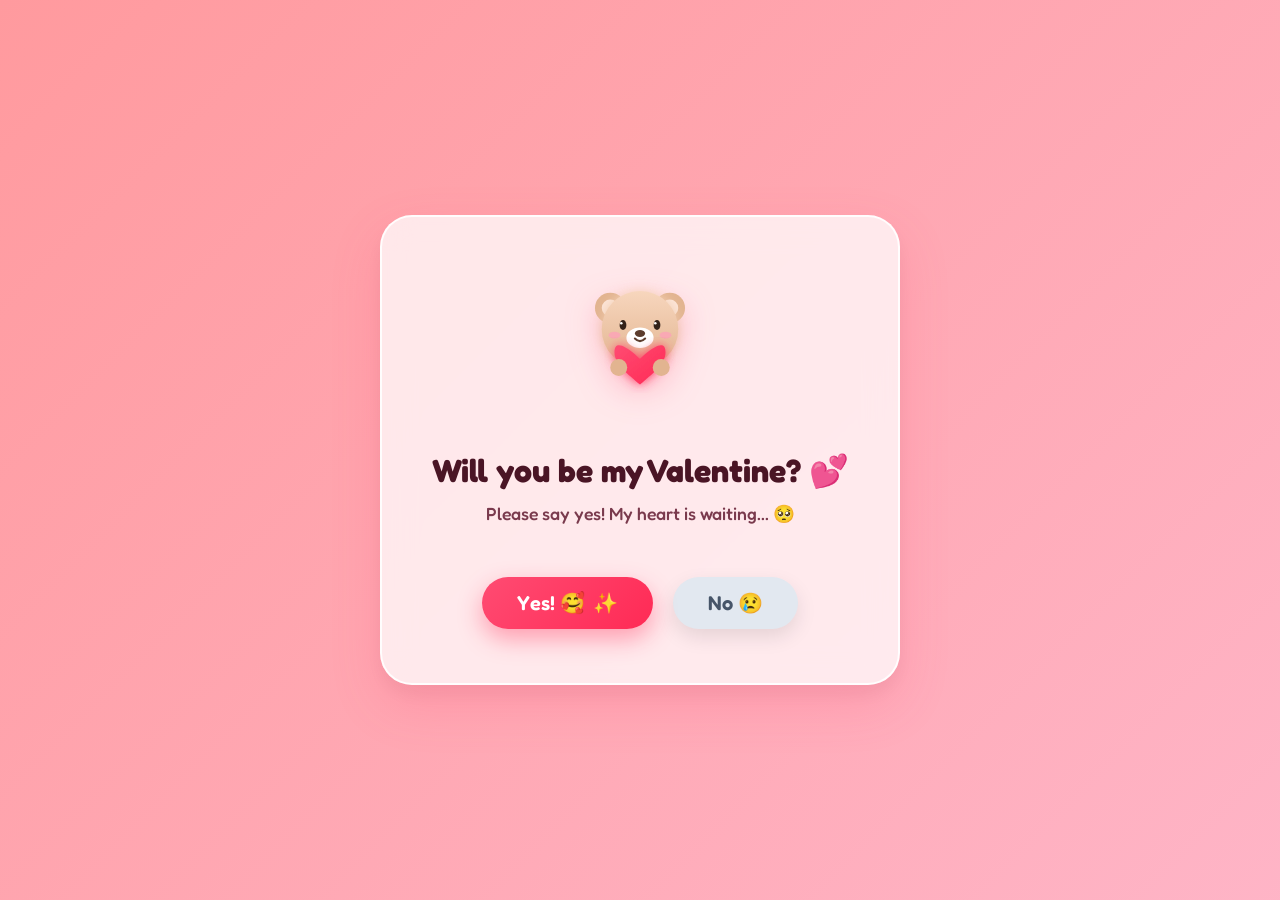
<file: index.html>
<!DOCTYPE html>
<html lang="en">
<head>
  <meta charset="UTF-8">
  <meta name="viewport" content="width=device-width, initial-scale=1.0">
  <title>Will You Be My Valentine? 💖</title>
  <meta name="description" content="A special romantic question for a special someone!">
  <link rel="stylesheet" href="style.css">
</head>
<body>
  <!-- Floating background particles/hearts -->
  <div class="hearts-container" id="heartsContainer"></div>

  <!-- Main Card Container -->
  <main class="card-container">
    <div class="card glass">
      <!-- Animated Cute SVG Hero Illustration -->
      <div class="hero-image-wrapper">
        <svg class="valentine-svg" viewBox="0 0 200 200" xmlns="http://www.w3.org/2000/svg">
          <defs>
            <linearGradient id="heartGrad" x1="0%" y1="0%" x2="100%" y2="100%">
              <stop offset="0%" stop-color="#ff4b72" />
              <stop offset="100%" stop-color="#ff2a55" />
            </linearGradient>
            <linearGradient id="bearGrad" x1="0%" y1="0%" x2="0%" y2="100%">
              <stop offset="0%" stop-color="#f7d6bd" />
              <stop offset="100%" stop-color="#e2b490" />
            </linearGradient>
            <filter id="glow" x="-20%" y="-20%" width="140%" height="140%">
              <feGaussianBlur stdDeviation="6" result="blur" />
              <feComposite in="SourceGraphic" in2="blur" operator="over" />
            </filter>
          </defs>

          <!-- Cute Bear Character -->
          <!-- Ears -->
          <circle cx="65" cy="60" r="18" fill="#e2b490" />
          <circle cx="65" cy="60" r="10" fill="#fce5d8" />
          <circle cx="135" cy="60" r="18" fill="#e2b490" />
          <circle cx="135" cy="60" r="10" fill="#fce5d8" />
          <!-- Head -->
          <circle cx="100" cy="85" r="45" fill="url(#bearGrad)" filter="url(#glow)"/>
          <!-- Snout -->
          <ellipse cx="100" cy="95" rx="16" ry="12" fill="#fff" />
          <ellipse cx="100" cy="90" rx="6" ry="4" fill="#5c3d2e" />
          <!-- Eyes -->
          <ellipse class="eye eye-left" cx="80" cy="80" rx="4" ry="6" fill="#332219" />
          <ellipse class="eye eye-right" cx="120" cy="80" rx="4" ry="6" fill="#332219" />
          <!-- Eye Catchlights -->
          <circle cx="78" cy="78" r="1.5" fill="#fff" />
          <circle cx="118" cy="78" r="1.5" fill="#fff" />
          <!-- Cheeks -->
          <ellipse cx="70" cy="92" rx="7" ry="4" fill="#ff9ebb" opacity="0.7" />
          <ellipse cx="130" cy="92" rx="7" ry="4" fill="#ff9ebb" opacity="0.7" />
          <!-- Happy Smile -->
          <path d="M 94 96 Q 100 102 106 96" stroke="#5c3d2e" stroke-width="2.5" fill="none" stroke-linecap="round" />

          <!-- Pulsing Heart in Paws -->
          <g class="animated-heart">
            <path d="M 100 120 C 100 120 70 90 70 112 C 70 126 86 138 100 150 C 114 138 130 126 130 112 C 130 90 100 120 100 120 Z" 
                  fill="url(#heartGrad)" filter="url(#glow)"/>
          </g>
          <!-- Bear Paws -->
          <circle cx="75" cy="130" r="10" fill="#e2b490" />
          <circle cx="125" cy="130" r="10" fill="#e2b490" />
        </svg>
      </div>

      <h1 class="title">Will you be my Valentine? 💕</h1>
      <p class="subtitle" id="subtitleText">Please say yes! My heart is waiting... 🥺</p>

      <!-- Action Buttons -->
      <div class="buttons-wrapper" id="buttonsWrapper">
        <button id="yesBtn" class="btn btn-yes">
          <span class="btn-text">Yes! 🥰</span>
          <span class="btn-sparkle">✨</span>
        </button>

        <button id="noBtn" class="btn btn-no">
          <span id="noBtnText">No 😢</span>
        </button>
      </div>
    </div>
  </main>

  <script src="script.js"></script>
</body>
</html>
</file>
<file: style.css>
@import url('https://fonts.googleapis.com/css2?family=Fredoka:wght@400;500;600;700&family=Sacramento&family=Poppins:wght@400;600;700&display=swap');

:root {
  --primary-pink: #ff4b72;
  --secondary-pink: #ff2a55;
  --accent-pink: #ff85a1;
  --blush-bg: #fff0f3;
  --glass-bg: rgba(255, 255, 255, 0.75);
  --glass-border: rgba(255, 255, 255, 0.9);
  --glass-shadow: rgba(255, 75, 114, 0.2);
  --text-dark: #4a1525;
  --text-muted: #7a3a4d;
  --no-btn-bg: #e2e8f0;
  --no-btn-text: #475569;
  --no-btn-hover: #cbd5e1;
}

* {
  box-sizing: border-box;
  margin: 0;
  padding: 0;
  font-family: 'Fredoka', 'Poppins', sans-serif;
}

body {
  min-height: 100vh;
  width: 100vw;
  overflow-x: hidden;
  background: linear-gradient(135deg, #ff9a9e 0%, #fecfef 50%, #feada6 100%);
  background-size: 400% 400%;
  animation: gradientBG 12s ease infinite;
  display: flex;
  justify-content: center;
  align-items: center;
  position: relative;
  padding: 1.5rem;
}

@keyframes gradientBG {
  0% { background-position: 0% 50%; }
  50% { background-position: 100% 50%; }
  100% { background-position: 0% 50%; }
}

/* Floating Ambient Hearts Container */
.hearts-container {
  position: fixed;
  top: 0;
  left: 0;
  width: 100%;
  height: 100%;
  pointer-events: none;
  z-index: 1;
  overflow: hidden;
}

.floating-heart {
  position: absolute;
  bottom: -50px;
  color: rgba(255, 75, 114, 0.4);
  font-size: 1.5rem;
  user-select: none;
  animation: floatUp 8s linear infinite;
}

@keyframes floatUp {
  0% {
    transform: translateY(0) rotate(0deg) scale(0.8);
    opacity: 0;
  }
  10% {
    opacity: 0.8;
  }
  90% {
    opacity: 0.8;
  }
  100% {
    transform: translateY(-110vh) rotate(360deg) scale(1.2);
    opacity: 0;
  }
}

/* Main Card */
.card-container {
  position: relative;
  z-index: 10;
  width: 100%;
  max-width: 520px;
  display: flex;
  justify-content: center;
  align-items: center;
}

.card {
  width: 100%;
  background: var(--glass-bg);
  backdrop-filter: blur(16px);
  -webkit-backdrop-filter: blur(16px);
  border: 2px solid var(--glass-border);
  border-radius: 32px;
  padding: 2.5rem 2rem;
  text-align: center;
  box-shadow: 0 20px 50px var(--glass-shadow),
              0 10px 20px rgba(0, 0, 0, 0.05);
  transition: all 0.4s cubic-bezier(0.175, 0.885, 0.32, 1.275);
}

.card:hover {
  transform: translateY(-5px);
  box-shadow: 0 25px 60px rgba(255, 75, 114, 0.3);
}

/* SVG Hero Illustration */
.hero-image-wrapper {
  width: 170px;
  height: 170px;
  margin: 0 auto 1.5rem auto;
  position: relative;
}

.valentine-svg {
  width: 100%;
  height: 100%;
  filter: drop-shadow(0 10px 15px rgba(255, 75, 114, 0.25));
}

.eye {
  transform-origin: center;
  animation: blink 4s infinite;
}

@keyframes blink {
  0%, 96%, 100% { transform: scaleY(1); }
  98% { transform: scaleY(0.1); }
}

.animated-heart {
  transform-origin: center;
  animation: pulseHeart 1.5s ease-in-out infinite alternate;
}

@keyframes pulseHeart {
  0% { transform: scale(0.95); }
  100% { transform: scale(1.1); }
}

.pulsing-bg-heart {
  transform-origin: center;
  animation: pulseHeart 2s ease-in-out infinite alternate;
}

/* Typography */
.title {
  font-size: 2rem;
  font-weight: 700;
  color: var(--text-dark);
  margin-bottom: 0.75rem;
  line-height: 1.25;
}

.subtitle {
  font-size: 1.1rem;
  color: var(--text-muted);
  margin-bottom: 2rem;
  font-weight: 500;
  min-height: 1.6em;
  transition: opacity 0.3s ease;
}

/* Buttons Wrapper & Layout */
.buttons-wrapper {
  display: flex;
  justify-content: center;
  align-items: center;
  gap: 1.25rem;
  flex-wrap: wrap;
  position: relative;
  min-height: 80px;
}

.btn {
  border: none;
  outline: none;
  cursor: pointer;
  border-radius: 50px;
  font-weight: 600;
  font-size: 1.25rem;
  padding: 0.9rem 2.2rem;
  transition: all 0.35s cubic-bezier(0.34, 1.56, 0.64, 1);
  display: inline-flex;
  align-items: center;
  justify-content: center;
  gap: 0.5rem;
  user-select: none;
  box-shadow: 0 8px 20px rgba(0, 0, 0, 0.1);
  white-space: nowrap;
}

.btn-yes {
  background: linear-gradient(135deg, #ff4b72 0%, #ff2a55 100%);
  color: #ffffff;
  box-shadow: 0 10px 25px rgba(255, 42, 85, 0.4);
  position: relative;
  z-index: 5;
}

.btn-yes:hover {
  box-shadow: 0 15px 35px rgba(255, 42, 85, 0.6);
  filter: brightness(1.05);
}

.btn-yes:active {
  transform: scale(0.97);
}

.btn-no {
  background-color: var(--no-btn-bg);
  color: var(--no-btn-text);
  z-index: 4;
}

.btn-no:hover {
  background-color: var(--no-btn-hover);
}

.btn-secondary {
  background: #ffffff;
  color: var(--primary-pink);
  border: 2px solid var(--accent-pink);
}

.btn-secondary:hover {
  background: #fff0f3;
}

/* Wiggle animation when user clicks No */
.wiggle {
  animation: shake 0.4s ease-in-out;
}

@keyframes shake {
  0%, 100% { transform: translateX(0); }
  20%, 60% { transform: translateX(-8px) rotate(-3deg); }
  40%, 80% { transform: translateX(8px) rotate(3deg); }
}

/* Yes Page Celebratory Styling */
.celebratory-card {
  border-color: rgba(255, 105, 180, 0.6);
  background: rgba(255, 255, 255, 0.85);
}

.celebration-badge {
  display: inline-block;
  background: linear-gradient(135deg, #ff758c 0%, #ff7eb3 100%);
  color: white;
  padding: 0.4rem 1.2rem;
  border-radius: 20px;
  font-size: 0.85rem;
  font-weight: 700;
  letter-spacing: 1px;
  margin-bottom: 1rem;
  box-shadow: 0 4px 12px rgba(255, 117, 140, 0.3);
}

.victory-title {
  color: #d81b60;
  font-size: 2.2rem;
}

.victory-subtitle {
  color: #8e24aa;
}

.love-letter-box {
  background: linear-gradient(135deg, #fff5f7 0%, #ffe6eb 100%);
  border: 2px dashed #ff85a1;
  border-radius: 20px;
  padding: 1.25rem 1.5rem;
  margin: 1.5rem 0 2rem 0;
  text-align: center;
  box-shadow: inset 0 2px 6px rgba(255, 255, 255, 0.8);
}

.letter-header {
  font-size: 1.1rem;
  font-weight: 700;
  color: #c2185b;
  margin-bottom: 0.5rem;
}

.letter-body {
  font-size: 0.95rem;
  color: #4a1525;
  line-height: 1.5;
  margin-bottom: 0.5rem;
}

.letter-footer {
  font-family: 'Sacramento', cursive;
  font-size: 1.6rem;
  color: #ad1457;
  font-weight: 600;
}

#confettiCanvas {
  position: fixed;
  top: 0;
  left: 0;
  width: 100vw;
  height: 100vh;
  pointer-events: none;
  z-index: 100;
}

/* Mobile Responsiveness */
@media (max-width: 480px) {
  body {
    padding: 1rem;
  }
  
  .card {
    padding: 2rem 1.25rem;
    border-radius: 24px;
  }

  .title {
    font-size: 1.6rem;
  }

  .subtitle {
    font-size: 0.95rem;
  }

  .btn {
    padding: 0.8rem 1.8rem;
    font-size: 1.1rem;
  }
}
</file>
